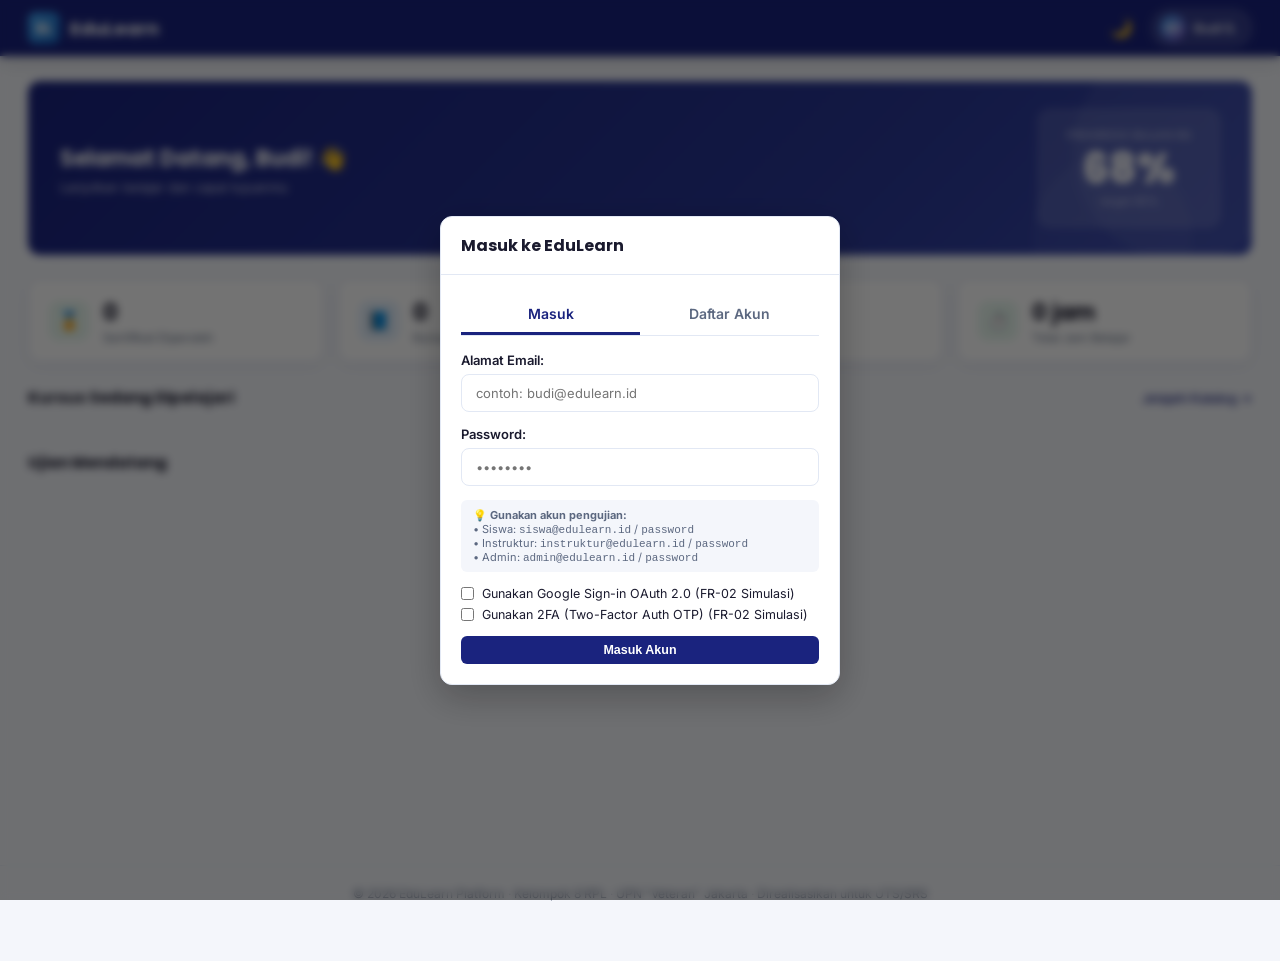
<file: edulearn.html>
<!DOCTYPE html>
<html lang="id">
<head>
  <meta charset="UTF-8">
  <meta name="viewport" content="width=device-width, initial-scale=1.0">
  <title>EduLearn — Platform Kursus Online & Ujian Digital</title>
  <link href="https://fonts.googleapis.com/css2?family=Inter:wght@400;500;600&family=Poppins:wght@600;700;800&display=swap" rel="stylesheet">
  <!-- Link external CSS for UI styles -->
  <link rel="stylesheet" href="edulearn.css">
</head>
<body>

<!-- ── TOP NAV ── -->
<nav class="topnav">
  <div class="brand" onclick="goToHome()">
    <div class="brand-icon">EL</div>
    <span class="brand-name">EduLearn</span>
  </div>
  <div class="nav-links" id="navLinksContainer">
    <!-- Links populated dynamically based on role -->
  </div>
  <div class="nav-right">
    <button class="theme-toggle-btn" id="themeToggleBtn" onclick="toggleTheme()" title="Ganti Tema">🌙</button>
    <div class="user-pill" onclick="toggleProfileDropdown(event)">
      <div class="avatar" id="userAvatar">BS</div>
      <span id="userNameDisplay">Budi S.</span>
    </div>
    
    <!-- Profile Dropdown Menu -->
    <div class="profile-dropdown" id="profileDropdown">
      <div class="profile-dropdown-header">
        <div class="name" id="dropdownUserName">Budi S.</div>
        <div class="role-badge" id="dropdownUserRole">Siswa</div>
      </div>
      <div class="role-select-item">
        <label for="roleSwitcher">Ganti Peran:</label>
        <select id="roleSwitcher" onchange="handleRoleSwitch(this.value)">
          <option value="Siswa">Siswa</option>
          <option value="Instruktur">Instruktur</option>
          <option value="Admin">Admin</option>
        </select>
      </div>
      <div class="profile-dropdown-item" onclick="openProfileSettings()">⚙️ Pengaturan Profil</div>
      <div class="profile-dropdown-item danger" onclick="handleLogout()">🚪 Log Out</div>
    </div>
  </div>
</nav>

<!-- ── SCREEN TABS (Driven Dynamically) ── -->
<div class="screen-tabs" id="screenTabsBar">
  <!-- Tabs filled by JavaScript -->
</div>

<!-- ══════════════════════════════════════════
  SCREEN 1 — DASHBOARD (SISWA)
══════════════════════════════════════════ -->
<div class="screen active" id="s0">
  <!-- Hero -->
  <div class="dash-hero">
    <div class="hero-left">
      <h2 id="welcomeHeading">Selamat Datang, Budi! 👋</h2>
      <p>Lanjutkan belajar dan capai tujuanmu</p>
    </div>
    <div class="hero-progress">
      <div class="label">Progress Bulan Ini</div>
      <div class="big-pct" id="dashOverallProgress">68%</div>
      <div class="sub-label">target 80%</div>
    </div>
  </div>

  <!-- Stats -->
  <div class="stat-row">
    <div class="stat-card">
      <div class="stat-icon green">🏅</div>
      <div class="stat-info">
        <div class="num" id="statCerts">0</div>
        <div class="lbl">Sertifikat Diperoleh</div>
      </div>
    </div>
    <div class="stat-card">
      <div class="stat-icon blue">📘</div>
      <div class="stat-info">
        <div class="num" id="statActiveCourses">0</div>
        <div class="lbl">Kursus Aktif</div>
      </div>
    </div>
    <div class="stat-card">
      <div class="stat-icon orange">⏳</div>
      <div class="stat-info">
        <div class="num" id="statPendingExams">0</div>
        <div class="lbl">Ujian Menunggu</div>
      </div>
    </div>
    <div class="stat-card">
      <div class="stat-icon green">⏱️</div>
      <div class="stat-info">
        <div class="num" id="statStudyHours">0 jam</div>
        <div class="lbl">Total Jam Belajar</div>
      </div>
    </div>
  </div>

  <!-- Courses -->
  <div class="sec-header">
    <h3>Kursus Sedang Dipelajari</h3>
    <a href="#" onclick="showScreenTab(1)">Jelajahi Katalog →</a>
  </div>
  
  <div class="course-grid" id="enrolledCoursesGrid">
    <!-- Populated dynamically -->
  </div>

  <!-- Upcoming Exams -->
  <div class="sec-header">
    <h3>Ujian Mendatang</h3>
  </div>
  <div class="grid-2" id="upcomingExamsGrid" style="margin-bottom: 24px;">
    <!-- Populated dynamically -->
  </div>
</div>

<!-- ══════════════════════════════════════════
  SCREEN 2 — KATALOG KURSUS
══════════════════════════════════════════ -->
<div class="screen" id="s1">
  <div class="search-bar-wrap">
    <span class="search-icon">🔍</span>
    <input class="search-bar" id="catalogSearchInput" type="text" placeholder="Cari kursus, instruktur, topik..." oninput="handleSearchFilter()">
    <button class="search-btn" onclick="handleSearchFilter()">Cari</button>
  </div>

  <!-- Filter Widget Row (Difficulty & Price Type) -->
  <div class="filter-row">
    <div class="filter-widget">
      <label for="filterDifficulty">Level:</label>
      <select id="filterDifficulty" onchange="handleSearchFilter()">
        <option value="Semua">Semua Tingkat</option>
        <option value="Pemula">Pemula</option>
        <option value="Intermediate">Intermediate</option>
        <option value="Advanced">Advanced</option>
      </select>
    </div>
    
    <div class="filter-widget">
      <label for="filterPrice">Tipe Harga:</label>
      <select id="filterPrice" onchange="handleSearchFilter()">
        <option value="Semua">Semua Kursus</option>
        <option value="Gratis">Gratis</option>
        <option value="Berbayar">Berbayar</option>
      </select>
    </div>
  </div>

  <div class="filter-tabs" id="catalogCategories">
    <div class="ftab active" data-category="Semua" onclick="filterCategoryTab('Semua')">Semua</div>
    <div class="ftab" data-category="Pemrograman" onclick="filterCategoryTab('Pemrograman')">Pemrograman</div>
    <div class="ftab" data-category="Desain" onclick="filterCategoryTab('Desain')">Desain</div>
    <div class="ftab" data-category="Data & AI" onclick="filterCategoryTab('Data & AI')">Data & AI</div>
    <div class="ftab" data-category="Bisnis" onclick="filterCategoryTab('Bisnis')">Bisnis</div>
    <div class="ftab" data-category="Cybersecurity" onclick="filterCategoryTab('Cybersecurity')">Cybersecurity</div>
  </div>

  <div class="katalog-grid" id="catalogGrid">
    <!-- Populated dynamically -->
  </div>
</div>

<!-- ══════════════════════════════════════════
  SCREEN 3 — UJIAN ONLINE
══════════════════════════════════════════ -->
<div class="screen" id="s2">
  <div id="noActiveExamView" style="text-align: center; padding: 48px; background: #fff; border-radius: var(--radius); border: 1px solid var(--border); box-shadow: var(--shadow);">
    <span style="font-size: 48px;">📝</span>
    <h3 style="margin-top: 14px; font-size: 18px;">Tidak Ada Ujian Berjalan</h3>
    <p style="color: var(--sub); font-size: 13px; margin: 8px 0 18px;">Pilih ujian dari Dashboard atau dari halaman materi kursus untuk memulai.</p>
    <button class="btn-continue" style="display: inline-flex; width: auto; padding: 10px 24px;" onclick="showScreenTab(0)">Kembali ke Dashboard</button>
  </div>

  <div id="activeExamView" style="display: none;" class="two-col">
    <div>
      <!-- Top bar -->
      <div class="ujian-topbar">
        <span class="ujian-title" id="activeExamTitle">Ujian: Python Dasar — Quiz 3</span>
        <div style="display: flex; align-items: center; gap: 10px;">
          <button class="btn-action" style="padding: 4px 8px; font-size: 11px; background: var(--orange); color: #fff; border: none;" onclick="simFastForwardTimer()">⏱ Percepat Uji</button>
          <div class="timer" id="timer">⏱ 30:00</div>
        </div>
      </div>
      <div class="ujian-progress-bar">
        <div class="ujian-progress-fill" id="soalFill"></div>
      </div>

      <!-- Body -->
      <div class="ujian-body">
        <div class="soal-counter" id="soalCounter">Pertanyaan 1 dari 10</div>
        <div class="soal-text" id="soalText">Pertanyaan disini</div>
        <div class="code-block" id="codeBlock">Kode block disini</div>
        <div class="choices" id="choicesWrap">
          <!-- choices -->
        </div>
        <div class="ujian-nav">
          <button class="btn-nav btn-prev" onclick="prevSoal()">← Sebelumnya</button>
          <button class="btn-nav btn-submit" onclick="confirmSubmitExam()">Submit Ujian</button>
          <button class="btn-nav btn-next" onclick="nextSoal()">Selanjutnya →</button>
        </div>
      </div>
    </div>

    <!-- Sidebar navigator -->
    <div>
      <div class="soal-nav-grid">
        <h4>Navigasi Soal</h4>
        <div class="soal-dots" id="soalDots"></div>
        <div style="margin-top:14px;display:flex;gap:10px;flex-wrap:wrap">
          <div style="display:flex;align-items:center;gap:5px;font-size:12px;color:var(--sub)">
            <div style="width:12px;height:12px;border-radius:3px;background:var(--green)"></div>Sudah dijawab
          </div>
          <div style="display:flex;align-items:center;gap:5px;font-size:12px;color:var(--sub)">
            <div style="width:12px;height:12px;border-radius:3px;background:var(--navy)"></div>Sedang dikerjakan
          </div>
          <div style="display:flex;align-items:center;gap:5px;font-size:12px;color:var(--sub)">
            <div style="width:12px;height:12px;border-radius:3px;background:#fff;border:1.5px solid #ddd"></div>Belum dijawab
          </div>
        </div>
      </div>
    </div>
  </div>
</div>

<!-- ══════════════════════════════════════════
  SCREEN 4 — HASIL & SERTIFIKAT
══════════════════════════════════════════ -->
<div class="screen" id="s3">
  <div id="noHasilView" style="text-align: center; padding: 48px; background: #fff; border-radius: var(--radius); border: 1px solid var(--border); box-shadow: var(--shadow);">
    <span style="font-size: 48px;">🏆</span>
    <h3 style="margin-top: 14px; font-size: 18px;">Belum Ada Hasil Ujian</h3>
    <p style="color: var(--sub); font-size: 13px; margin: 8px 0 18px;">Selesaikan salah satu ujian untuk melihat hasil dan mendownload sertifikat.</p>
    <button class="btn-continue" style="display: inline-flex; width: auto; padding: 10px 24px;" onclick="showScreenTab(0)">Kembali ke Dashboard</button>
  </div>

  <div id="activeHasilView" style="display: none;">
    <!-- Hero kelulusan -->
    <div class="hasil-hero" id="hasilHero">
      <div class="lulus-badge" id="hasilBadge">✅ SELAMAT! Anda LULUS</div>
      <h2 id="hasilExamTitle">Python Dasar — Quiz 3</h2>
      <div class="sub" id="hasilDateMeta">25 Juni 2026 · Percobaan ke-1</div>
    </div>

    <!-- Score + Statistik -->
    <div class="hasil-row">
      <div class="score-card">
        <div style="font-size:13px;color:var(--sub)">Nilai Anda</div>
        <div class="score-num" id="hasilScoreNum">88</div>
        <div class="score-meta" id="hasilScoreMeta">KKM: 75 &nbsp;|&nbsp; Status: <span id="hasilStatusLabel">LULUS ✓</span></div>
        <div style="font-size:12px;color:var(--sub);margin-top:4px" id="hasilCorrectRatioLabel">Benar 17/20 soal</div>
        <div class="score-bar-wrap">
          <div style="display:flex;justify-content:space-between;font-size:11px;color:var(--sub);margin-bottom:4px">
            <span>0</span><span style="color:var(--orange)">KKM <span id="hasilKkmVal">75</span></span><span>100</span>
          </div>
          <div class="score-bar">
            <div class="score-bar-fill" id="hasilScoreBarFill" style="width:88%"></div>
          </div>
        </div>
      </div>

      <div class="stats-card">
        <h4>Statistik Jawaban</h4>
        <div class="correct-wrong">
          <div class="cw-box g"><div class="cw-num" id="hasilStatsCorrect">17</div><div class="cw-lbl">✅ Benar</div></div>
          <div class="cw-box r"><div class="cw-num" id="hasilStatsWrong">3</div><div class="cw-lbl">❌ Salah</div></div>
        </div>
        <div class="stat-line"><span class="key">⏱ Durasi</span><span class="val" id="hasilStatsDuration">31 menit 46 detik</span></div>
        <div class="stat-line"><span class="key">📊 Hasil Ujian</span><span class="val" id="hasilStatsPercentile">Selesai Dinilai</span></div>
        <div class="stat-line"><span class="key">🔁 Percobaan</span><span class="val" id="hasilStatsAttempts">1 dari 3</span></div>
      </div>
    </div>

    <!-- UAT Requirement: Attempt History Table -->
    <div class="admin-table-card" style="padding: 18px 24px; margin-bottom: 20px;">
      <h4>Tabel Riwayat Percobaan Kuis Siswa (UAT Skenario)</h4>
      <table class="admin-table">
        <thead>
          <tr>
            <th>Percobaan Ke</th>
            <th>Tanggal Ujian</th>
            <th>Durasi Pengerjaan</th>
            <th>Nilai Akhir</th>
            <th>Hasil Status</th>
          </tr>
        </thead>
        <tbody id="hasilHistoryTableBody">
          <!-- Populated dynamically from localStorage history -->
        </tbody>
      </table>
    </div>

    <!-- Sertifikat (Hanya jika Lulus) -->
    <div class="sertif-card" id="hasilSertifCard">
      <div class="sertif-icon">🎓</div>
      <div class="sertif-info">
        <h4>Sertifikat Kelulusan Tersedia!</h4>
        <div class="sertif-id" id="hasilSertifMeta">Python Dasar — EduLearn Certified<br>ID: EDU-2026-PY-00847 | Valid: Seumur Hidup</div>
        <div class="sertif-actions">
          <button class="btn-dl primary" onclick="handleDownloadSertifClick()">⬇ Download Sertifikat</button>
          <button class="btn-dl secondary" onclick="alert('Simulasi: Sertifikat berhasil dibagikan ke LinkedIn!')">🔗 Bagikan LinkedIn</button>
        </div>
      </div>
    </div>

    <!-- Review jawaban -->
    <div class="review-card">
      <h4>Review Jawaban</h4>
      <div id="hasilReviewContainer">
        <!-- Dynamic review list items -->
      </div>
      <div style="text-align:center;margin-top:20px" id="hasilActionRetryBtnWrap">
        <button id="hasilRetryButton" onclick="retryExamFromResults()" style="padding:10px 24px;background:var(--navy);color:#fff;border:none;border-radius:7px;font-size:13.5px;font-weight:600;cursor:pointer">Coba Ulang Ujian</button>
      </div>
    </div>
  </div>
</div>

<!-- ══════════════════════════════════════════
  SCREEN 5 — COURSE PLAYER (PEMUTAR MATERI)
══════════════════════════════════════════ -->
<div class="screen" id="s4">
  <div style="margin-bottom: 14px;">
    <button class="btn-action" onclick="showScreenTab(0)">← Kembali ke Dashboard</button>
  </div>
  
  <div class="player-layout">
    <!-- Video Player / Tabs -->
    <div>
      <div class="video-container" id="playerVideoContainer">
        <canvas class="video-canvas-mock" id="videoCanvasMock"></canvas>
        <div class="video-overlay-play" id="videoPlayOverlayBtn" onclick="toggleMockVideo()">▶</div>
        <div class="video-controls">
          <div class="video-controls-left">
            <span style="cursor: pointer;" onclick="toggleMockVideo()"><strong id="vidPlayPauseBtn">▶</strong></span>
            <span id="vidTimeLabel">00:00 / 05:00</span>
          </div>
          <div class="video-controls-right">
            <span>Speed: 
              <select style="background: none; color: #fff; border: 1px solid rgba(255,255,255,0.3); font-size:11px;" id="vidSpeedSelect" onchange="changeVidSpeed(this.value)">
                <option value="1">1.0x</option>
                <option value="1.5">1.5x</option>
                <option value="2">2.0x</option>
              </select>
            </span>
            <span style="font-size:11px; background: rgba(39,174,96,0.8); padding: 2px 6px; border-radius: 4px;">Adaptif 1080p</span>
          </div>
        </div>
      </div>
      
      <div class="player-content-tabs">
        <div class="player-tabs-header">
          <div class="ptab active" onclick="switchPlayerTab(0, this)">Deskripsi</div>
          <div class="ptab" onclick="switchPlayerTab(1, this)">Attachment</div>
          <div class="ptab" onclick="switchPlayerTab(2, this)">Forum Diskusi (<span id="forumCommentsCount">0</span>)</div>
          <!-- UAT Requirement: Code Playground tab -->
          <div class="ptab" onclick="switchPlayerTab(3, this)">Playground Python</div>
        </div>
        
        <!-- P1: Deskripsi -->
        <div class="player-tab-panel active" id="pt0">
          <h3 style="font-size: 15px; font-weight: 700; margin-bottom: 6px;" id="playerCourseTitle">Python Dasar</h3>
          <p style="color: var(--sub); line-height: 1.5; font-size: 13px;" id="playerCourseDesc">
            Materi ini mengajarkan konsep dasar pemrograman Python termasuk tipe data, list, perulangan, percabangan, dan pembuatan fungsi.
          </p>
          <div style="display: flex; gap: 20px; margin-top: 14px; font-size: 12.5px; color: var(--sub);">
            <span>👨‍🏫 Instruktur: <strong id="playerCourseInstructor" style="color: var(--text)">Siti Rahma</strong></span>
            <span>⭐ Rating: <strong id="playerCourseRating" style="color: var(--text)">4.7</strong></span>
          </div>
        </div>
        
        <!-- P2: Attachment -->
        <div class="player-tab-panel" id="pt1">
          <h4 style="font-size:13px; font-weight:700; margin-bottom:10px;">File Pendukung Kuliah</h4>
          <div style="display: flex; flex-direction: column; gap: 8px;">
            <a href="#" onclick="alert('Mendownload: PPT_Materi_Slide.pdf')" style="display: flex; align-items: center; gap: 8px; color: var(--navy); font-weight: 500; font-size: 13px; text-decoration: none;">
              📄 PPT_Materi_Slide.pdf (4.5 MB)
            </a>
            <a href="#" onclick="alert('Mendownload: Source_Code_Latihan.zip')" style="display: flex; align-items: center; gap: 8px; color: var(--navy); font-weight: 500; font-size: 13px; text-decoration: none;">
              📦 Source_Code_Latihan.zip (1.2 MB)
            </a>
          </div>
        </div>
        
        <!-- P3: Forum Diskusi -->
        <div class="player-tab-panel" id="pt2">
          <div class="forum-comment-list" id="forumCommentsList">
            <!-- Comments populated dynamically -->
          </div>
          <div class="forum-input-box">
            <input type="text" class="forum-input" id="forumCommentInput" placeholder="Tulis komentar... Gunakan @Instruktur untuk bertanya langsung">
            <button class="forum-btn" onclick="submitForumComment()">Kirim</button>
          </div>
        </div>
        
        <!-- P4: Playground Python Panel -->
        <div class="player-tab-panel" id="pt3">
          <div class="playground-container">
            <h4 style="font-size: 13px; font-weight: 700;">Interactive Python Console Simulator (UAT Fitur)</h4>
            <p style="color: var(--sub); font-size: 12px; margin-bottom: 6px;">
              Ketik kode Python dasar di bawah (dukungan perintah <code>print()</code>, aritmatika, dan variabel dasar).
            </p>
            <div class="playground-editor-wrap">
              <div class="playground-editor-header">
                <span>main.py</span>
                <button class="btn-action primary" style="padding: 2px 10px; font-size:11px;" onclick="runPythonMockCode()">▶ Jalankan Program</button>
              </div>
              <textarea class="playground-textarea" id="playgroundCodeInput" spellcheck="false"># Tulis kode Python di sini
name = "Budi S."
print("Halo, Selamat Belajar Python!")
print("Nama Siswa:")
print(name)

x = 10 * 5
print("Hasil perhitungan 10 x 5:")
print(x)
</textarea>
            </div>
            
            <div style="font-weight: 600; font-size:12px; margin-top: 6px; color: var(--sub);">Keluaran Terminal (Console Output):</div>
            <div class="playground-terminal" id="playgroundTerminal">Terminal siap... Klik Jalankan Program di atas untuk memulai eksekusi.</div>
          </div>
        </div>
      </div>
    </div>
    
    <!-- Chapters Syllabus list -->
    <div>
      <div class="syllabus-box">
        <div>
          <h4>Syllabus Kursus</h4>
          <div style="display: flex; justify-content: space-between; font-size: 11px; color: var(--sub); margin-top: 2px;">
            <span id="playerSyllabusCount">0 dari 0 selesai</span>
            <span id="playerSyllabusPercent">0%</span>
          </div>
        </div>
        <div class="syllabus-list" id="playerSyllabusList">
          <!-- Dynamic syllabus list -->
        </div>
        
        <div style="border-top: 1px solid var(--border); padding-top: 14px; margin-top: 6px;">
          <button class="btn-continue green" id="playerUjianBtn" onclick="startExamFromPlayer()" style="font-size: 13px;">✏️ Mulai Ujian Akhir</button>
        </div>
      </div>
    </div>
  </div>
</div>

<!-- ══════════════════════════════════════════
  SCREEN 6 — INSTRUKTUR DASHBOARD (INSTRUCTOR)
══════════════════════════════════════════ -->
<div class="screen" id="s5">
  <div class="dash-hero" style="background: linear-gradient(135deg, #4A148C, #7B1FA2);">
    <div class="hero-left">
      <h2>Ruang Instruktur 👨‍🏫</h2>
      <p>Kelola materi kursus, review siswa, dan kustomisasi ujian secara instan.</p>
    </div>
    <div class="hero-progress" style="background: rgba(255, 255, 255, 0.15);">
      <div class="label">Total Siswa Terdaftar</div>
      <div class="big-pct" id="insTotalStudents">148</div>
      <div class="sub-label">dari seluruh kursus</div>
    </div>
  </div>

  <!-- Stats -->
  <div class="grid-3">
    <div class="stat-card">
      <div class="stat-icon purple">📚</div>
      <div class="stat-info">
        <div class="num" id="insTotalCourses">0</div>
        <div class="lbl">Kursus Buatan Anda</div>
      </div>
    </div>
    <div class="stat-card">
      <div class="stat-icon green">⭐</div>
      <div class="stat-info">
        <div class="num">4.8</div>
        <div class="lbl">Rata-rata Rating</div>
      </div>
    </div>
    <div class="stat-card">
      <div class="stat-icon orange">💸</div>
      <div class="stat-info">
        <div class="num" id="insTotalRevenue">Rp 0</div>
        <div class="lbl">Estimasi Penghasilan</div>
      </div>
    </div>
  </div>

  <div class="two-col">
    <!-- Manage Course Materials & Creation -->
    <div>
      <div class="admin-table-card">
        <div class="sec-header" style="margin-bottom: 10px;">
          <h4>Upload & Manajemen Konten (FR-07)</h4>
          <button class="btn-action primary" onclick="openCreateCourseModal()">+ Buat Kursus Baru</button>
        </div>
        <table class="admin-table">
          <thead>
            <tr>
              <th>Nama Kursus</th>
              <th>Kategori</th>
              <th>Materi</th>
              <th>Harga</th>
              <th>Aksi</th>
            </tr>
          </thead>
          <tbody id="insCourseTableBody">
            <!-- populated -->
          </tbody>
        </table>
      </div>
    </div>

    <!-- Manage Quiz / Bank Soal -->
    <div>
      <div class="admin-table-card" style="padding: 18px 16px;">
        <h4>Pengaturan Soal Ujian (FR-09)</h4>
        <div class="form-group" style="margin-top: 10px;">
          <label for="insSelectCourse">Pilih Kursus:</label>
          <select id="insSelectCourse" onchange="loadQuestionsForInstructor(this.value)">
            <!-- filled dynamically -->
          </select>
        </div>
        
        <div id="insCourseExamDetailsWrap" style="background: var(--bg); padding: 12px; border-radius: 8px; font-size:12.5px; display:none; margin-bottom: 12px;">
          <div style="margin-bottom:4px;"><strong>KKM:</strong> <span id="insExamKkm">75</span></div>
          <div style="margin-bottom:4px;"><strong>Durasi:</strong> <span id="insExamDuration">30</span> menit</div>
          <div style="margin-bottom:4px;"><strong>Acak Soal:</strong> Aktif (Server-Side)</div>
          <div><strong>Jumlah Soal Bank:</strong> <span id="insExamQCount">10</span></div>
        </div>

        <button class="btn-continue" id="insAddQuestionBtn" onclick="openAddQuestionModal()" style="font-size: 12.5px;">+ Tambah Soal Ujian Baru</button>
      </div>
    </div>
  </div>
</div>

<!-- ══════════════════════════════════════════
  SCREEN 7 — ADMIN DASHBOARD (ADMIN)
══════════════════════════════════════════ -->
<div class="screen" id="s6">
  <div class="dash-hero" style="background: linear-gradient(135deg, #004D40, #00695C);">
    <div class="hero-left">
      <h2>Panel Administrator 🛡️</h2>
      <p>Kelola verifikasi akun pengguna dan pantau aktivitas transaksi keuangan sistem.</p>
    </div>
    <div class="hero-progress" style="background: rgba(255, 255, 255, 0.15); width: 140px; padding: 12px 14px;">
      <div class="label">Sistem Uptime</div>
      <div class="big-pct" style="font-size: 24px;">99.9%</div>
      <div class="sub-label">NFR-01 Target</div>
    </div>
  </div>

  <!-- Charts & Finance (FR-15) -->
  <div class="grid-3">
    <div class="stat-card">
      <div class="stat-icon green">📊</div>
      <div class="stat-info">
        <div class="num" id="admTotalRevenue">Rp 0</div>
        <div class="lbl">Total Penjualan</div>
      </div>
    </div>
    <div class="stat-card">
      <div class="stat-icon blue">👥</div>
      <div class="stat-info">
        <div class="num" id="admTotalUsers">0</div>
        <div class="lbl">Total Akun Pengguna</div>
      </div>
    </div>
    <div class="stat-card">
      <div class="stat-icon orange">📈</div>
      <div class="stat-info">
        <div class="num" id="admTotalEnrollments">0</div>
        <div class="lbl">Total Pembelian Kursus</div>
      </div>
    </div>
  </div>

  <!-- Charts -->
  <div class="admin-table-card">
    <h4>Grafik Laporan Analitik Keuangan Mingguan (FR-15)</h4>
    <div class="chart-bar-wrap" id="adminRevenueChartWrap">
      <!-- Populated dynamically based on actual transaction ledger data -->
    </div>
    <div style="display: flex; justify-content: flex-end; margin-top: 10px;">
      <button class="btn-action primary" onclick="alert('Mengekspor laporan keuangan mingguan ke PDF/CSV... (Simulasi FR-15)')">💾 Ekspor Data Laporan (PDF/CSV)</button>
    </div>
  </div>

  <!-- UAT Requirement: Financial Ledger Transactions Table (FR-05, FR-15) -->
  <div class="admin-table-card">
    <h4>Jurnal Transaksi Pembelian Kursus Siswa (UAT Live Ledger)</h4>
    <table class="admin-table">
      <thead>
        <tr>
          <th>Tanggal Transaksi</th>
          <th>Nama Siswa</th>
          <th>Kursus Dibeli</th>
          <th>Metode Bayar</th>
          <th>Total Tagihan</th>
          <th>Status Webhook</th>
        </tr>
      </thead>
      <tbody id="adminTransactionLedgerBody">
        <!-- Filled dynamically from LocalStorage purchases -->
      </tbody>
    </table>
  </div>

  <!-- User Management Table (FR-14) -->
  <div class="admin-table-card">
    <div class="sec-header" style="margin-bottom: 10px;">
      <h4>Manajemen Hak Akses Akun Pengguna (FR-14)</h4>
      <input type="text" id="adminUserSearchInput" placeholder="Cari pengguna berdasarkan nama/email..." style="padding: 6px 12px; border-radius: 6px; border: 1.5px solid var(--border); font-size:12.5px; outline:none;" oninput="filterAdminUserTable()">
    </div>
    <table class="admin-table">
      <thead>
        <tr>
          <th>Nama Lengkap</th>
          <th>Alamat Email</th>
          <th>Hak Akses (Role)</th>
          <th>Status Akun</th>
          <th>Aksi Admin</th>
        </tr>
      </thead>
      <tbody id="admUserTableBody">
        <!-- Populated dynamically -->
      </tbody>
    </table>
  </div>
</div>


<!-- ══════════════════════════════════════════
  MODALS SECTION
══════════════════════════════════════════ -->

<!-- MODAL 1: AUTHENTICATION (LOGIN / REGISTER) -->
<div class="modal-backdrop" id="authModalBackdrop">
  <div class="modal-card" style="max-width: 400px;">
    <div class="modal-header">
      <h3 id="authModalTitle">Masuk ke EduLearn</h3>
    </div>
    <div class="modal-body">
      <!-- Tabs to Switch -->
      <div style="display:flex; border-bottom: 1.5px solid var(--border); margin-bottom: 16px;">
        <div style="flex:1; text-align:center; padding: 10px; cursor:pointer; font-weight:600;" id="authTabLoginBtn" onclick="switchAuthTab('login')">Masuk</div>
        <div style="flex:1; text-align:center; padding: 10px; cursor:pointer; font-weight:600; color: var(--sub);" id="authTabRegisterBtn" onclick="switchAuthTab('register')">Daftar Akun</div>
      </div>
      
      <!-- Login Area -->
      <div id="authLoginArea">
        <div class="form-group">
          <label for="loginEmail">Alamat Email:</label>
          <input type="email" id="loginEmail" placeholder="contoh: budi@edulearn.id">
        </div>
        <div class="form-group">
          <label for="loginPassword">Password:</label>
          <input type="password" id="loginPassword" placeholder="••••••••">
        </div>
        
        <!-- Creds Auto Fill Hint -->
        <div style="background: var(--bg); padding: 8px 12px; border-radius:6px; font-size:11px; margin-bottom: 14px; color: var(--sub);">
          💡 <strong>Gunakan akun pengujian:</strong><br>
          • Siswa: <code>siswa@edulearn.id</code> / <code>password</code><br>
          • Instruktur: <code>instruktur@edulearn.id</code> / <code>password</code><br>
          • Admin: <code>admin@edulearn.id</code> / <code>password</code>
        </div>

        <div style="margin-bottom:14px; display:flex; flex-direction:column; gap:6px;">
          <label style="display:flex; align-items:center; gap:8px; font-size:12.5px; cursor:pointer;">
            <input type="checkbox" id="loginGoogleSim"> Gunakan Google Sign-in OAuth 2.0 (FR-02 Simulasi)
          </label>
          <label style="display:flex; align-items:center; gap:8px; font-size:12.5px; cursor:pointer;">
            <input type="checkbox" id="login2faSim"> Gunakan 2FA (Two-Factor Auth OTP) (FR-02 Simulasi)
          </label>
        </div>
        <button class="btn-continue" onclick="processLogin()">Masuk Akun</button>
      </div>

      <!-- Register Area -->
      <div id="authRegisterArea" style="display: none;">
        <div class="form-group">
          <label for="regName">Nama Lengkap:</label>
          <input type="text" id="regName" placeholder="Nama Lengkap Anda">
        </div>
        <div class="form-group">
          <label for="regEmail">Alamat Email:</label>
          <input type="email" id="regEmail" placeholder="contoh: emailanda@gmail.com">
        </div>
        <div class="form-group">
          <label for="regPassword">Password Baru (FR-01 Validasi):</label>
          <input type="password" id="regPassword" placeholder="Min. 6 karakter">
        </div>
        <div class="form-group">
          <label for="regRole">Mendaftar Sebagai:</label>
          <select id="regRole">
            <option value="Siswa">Siswa</option>
            <option value="Instruktur">Instruktur</option>
          </select>
        </div>
        <button class="btn-continue green" onclick="processRegister()">Daftar Akun Baru</button>
      </div>
    </div>
  </div>
</div>

<!-- MODAL 2: MIDTRANS SANDBOX PAYMENT GATEWAY -->
<div class="modal-backdrop" id="paymentModalBackdrop">
  <div class="modal-card">
    <div class="modal-header">
      <div class="midtrans-logo">midtrans<span>sandbox</span></div>
      <button class="modal-close" onclick="closePaymentModal()">×</button>
    </div>
    <div class="modal-body" style="padding: 0;">
      <!-- Main Payment screen -->
      <div id="paymentMainForm" style="padding: 20px;">
        <div style="background: var(--bg); padding: 12px 16px; border-radius: 8px; margin-bottom: 18px; display:flex; justify-content:space-between; align-items:center;">
          <div>
            <div style="font-size:11px; color: var(--sub);">KURSUS YANG DIBELI</div>
            <div style="font-weight:700; font-size:14px; color: var(--navy);" id="payCourseTitle">Machine Learning A-Z</div>
          </div>
          <div style="text-align: right;">
            <div style="font-size:11px; color: var(--sub);">TOTAL BIAYA</div>
            <div style="font-weight:700; font-size:16px; color: var(--green);" id="payCoursePrice">Rp 299.000</div>
          </div>
        </div>

        <h4 style="font-size: 13px; font-weight: 700; margin-bottom: 12px;">Pilih Metode Pembayaran (FR-05):</h4>
        
        <div class="payment-method-btn selected" onclick="selectPaymentMethod('gopay', this)">
          <span class="icon">📱</span>
          <span>GoPay (Simulasi Scan QR)</span>
        </div>
        <div class="payment-method-btn" onclick="selectPaymentMethod('wallet', this)">
          <span class="icon">💳</span>
          <span>E-Wallet (OVO / DANA)</span>
        </div>
        <div class="payment-method-btn" onclick="selectPaymentMethod('va', this)">
          <span class="icon">🏦</span>
          <span>Virtual Account (Mandiri / BCA)</span>
        </div>
        <div class="payment-method-btn" onclick="selectPaymentMethod('cc', this)">
          <span class="icon">🎴</span>
          <span>Kartu Kredit (Mock Details)</span>
        </div>

        <!-- Detail input container -->
        <div id="paymentDetailInputArea" style="margin-top: 14px; background: var(--bg); padding: 12px; border-radius: 8px;">
          <!-- Gopay QR view -->
          <div id="payArea_gopay" style="text-align: center; padding: 10px 0;">
            <div style="background: #fff; width: 140px; height: 140px; margin: 0 auto 10px; display: flex; align-items: center; justify-content: center; border: 1px solid #ddd; font-weight:700;">QR CODE</div>
            <p style="font-size:11px; color:var(--sub);">Buka aplikasi Gojek / e-wallet Anda dan scan QR di atas untuk menyelesaikan.</p>
          </div>
          <!-- E-Wallet Input -->
          <div id="payArea_wallet" style="display:none;">
            <div class="form-group" style="margin-bottom:0;">
              <label for="payWalletPhone">Nomor Handphone Terdaftar:</label>
              <input type="text" id="payWalletPhone" placeholder="08xxxxxxxxxx" value="081234567890">
            </div>
          </div>
          <!-- Virtual Account view -->
          <div id="payArea_va" style="display:none; font-size:13px;">
            <div>Bank Penerima: Mandiri Virtual Account</div>
            <div style="margin-top: 6px;">Nomor Virtual Account: <strong style="font-size:15px; color: var(--navy);">8871025581729011</strong></div>
            <p style="font-size:11px; color:var(--sub); margin-top:6px;">Lakukan transfer ke rekening VA di atas untuk konfirmasi otomatis.</p>
          </div>
          <!-- Credit Card Input -->
          <div id="payArea_cc" style="display:none;">
            <div class="form-group">
              <label for="payCcNum">Nomor Kartu:</label>
              <input type="text" id="payCcNum" placeholder="4111 2222 3333 4444" value="4111222233334444">
            </div>
            <div class="form-row">
              <div class="form-group" style="margin-bottom:0;">
                <label for="payCcExp">Masa Berlaku:</label>
                <input type="text" id="payCcExp" placeholder="MM/YY" value="12/29">
              </div>
              <div class="form-group" style="margin-bottom:0;">
                <label for="payCcCvv">CVV:</label>
                <input type="password" id="payCcCvv" placeholder="123" value="123">
              </div>
            </div>
          </div>
        </div>
      </div>

      <!-- Payment loading processing screen -->
      <div id="paymentLoadingArea" style="display: none; padding: 48px; text-align: center;">
        <div style="width: 48px; height: 48px; border: 4px solid var(--border); border-top-color: var(--navy); border-radius: 50%; animation: spin 1s linear infinite; margin: 0 auto 16px;"></div>
        <h4 style="font-size: 16px; font-weight: 700; color: var(--navy);">Menghubungi Payment Gateway...</h4>
        <p style="color: var(--sub); font-size: 12px; margin-top: 6px;">EduLearn sedang memvalidasi pembayaran Anda via Midtrans API</p>
      </div>

      <!-- Payment Webhook success / failure simulation -->
      <div id="paymentResultArea" style="display: none; padding: 40px 24px; text-align: center;">
        <div id="paymentResultIcon" style="font-size: 54px; margin-bottom: 14px;">✅</div>
        <h3 id="paymentResultTitle" style="font-size: 18px; font-weight: 700;">Transaksi Sukses!</h3>
        <p id="paymentResultText" style="color: var(--sub); font-size: 13px; margin: 8px 0 24px;">Enrollment Anda telah berhasil diaktifkan. Anda kini dapat belajar!</p>
        
        <div style="display: flex; gap:10px; justify-content: center;">
          <button class="btn-action primary" id="paymentResultPrimaryBtn" onclick="finishPaymentFlow(true)">Mulai Belajar Sekarang</button>
          <button class="btn-action" id="paymentResultSecondaryBtn" style="display:none;" onclick="finishPaymentFlow(false)">Coba Metode Lain</button>
        </div>
      </div>
    </div>
    <div class="modal-footer" id="paymentModalFooter">
      <!-- Options to mock success or failure -->
      <div style="margin-right: auto; display: flex; gap: 6px;">
        <button class="btn-action" style="background: #E8F8EF; color: var(--green); border-color: var(--green);" onclick="executePaymentSim(true)">Simulate Success Webhook (FR-05)</button>
        <button class="btn-action" style="background: #FFEBEE; color: var(--red); border-color: var(--red);" onclick="executePaymentSim(false)">Simulate Fail Webhook (FR-05)</button>
      </div>
      <button class="btn-action" onclick="closePaymentModal()">Batal</button>
    </div>
  </div>
</div>

<!-- MODAL 3: CERTIFICATE VIEW & PREVIEW -->
<div class="modal-backdrop" id="certModalBackdrop">
  <div class="modal-card" style="max-width: 840px;">
    <div class="modal-header">
      <h3>Sertifikat Digital Resmi (FR-11)</h3>
      <button class="modal-close" onclick="closeCertModal()">×</button>
    </div>
    <div class="modal-body" style="text-align: center; background: #222; overflow-x: auto; padding: 14px;">
      <!-- Canvas Certificate will be loaded here -->
      <div id="canvasCertContainer" style="display: inline-block;"></div>
    </div>
    <div class="modal-footer">
      <button class="btn-dl primary" id="btnDownloadCertFile" onclick="triggerCertDownload()">⬇ Download File Sertifikat (PNG)</button>
      <button class="btn-action" onclick="closeCertModal()">Tutup</button>
    </div>
  </div>
</div>

<!-- MODAL 4: INSTURCTOR/ADMIN EDITING MODALS -->
<!-- MODAL A: CREATE NEW COURSE -->
<div class="modal-backdrop" id="createCourseModalBackdrop">
  <div class="modal-card">
    <div class="modal-header">
      <h3>Buat Kursus Baru (FR-07)</h3>
      <button class="modal-close" onclick="closeCreateCourseModal()">×</button>
    </div>
    <div class="modal-body">
      <div class="form-group">
        <label for="newCourseTitle">Judul Kursus:</label>
        <input type="text" id="newCourseTitle" placeholder="Contoh: Flutter Mobile Apps">
      </div>
      <div class="form-row">
        <div class="form-group">
          <label for="newCourseCat">Kategori:</label>
          <select id="newCourseCat">
            <option value="Pemrograman">Pemrograman</option>
            <option value="Desain">Desain</option>
            <option value="Data & AI">Data & AI</option>
            <option value="Bisnis">Bisnis</option>
            <option value="Cybersecurity">Cybersecurity</option>
          </select>
        </div>
        <div class="form-group">
          <label for="newCourseLevel">Tingkat Kesulitan:</label>
          <select id="newCourseLevel">
            <option value="Pemula">Pemula</option>
            <option value="Intermediate">Intermediate</option>
            <option value="Advanced">Advanced</option>
          </select>
        </div>
      </div>
      <div class="form-row">
        <div class="form-group">
          <label for="newCoursePrice">Harga Kursus (Rp):</label>
          <input type="number" id="newCoursePrice" placeholder="0 untuk Gratis" value="199000">
        </div>
        <div class="form-group">
          <label for="newCourseChapters">Jumlah Materi/Video Awal:</label>
          <input type="number" id="newCourseChapters" value="5" min="1" max="20">
        </div>
      </div>
      <div class="form-group">
        <label for="newCourseDesc">Deskripsi Kursus:</label>
        <textarea id="newCourseDesc" rows="3" placeholder="Jelaskan apa yang dipelajari..."></textarea>
      </div>
    </div>
    <div class="modal-footer">
      <button class="btn-action primary" onclick="submitCreateCourse()">Terbitkan Kursus</button>
      <button class="btn-action" onclick="closeCreateCourseModal()">Batal</button>
    </div>
  </div>
</div>

<!-- MODAL B: ADD EXAM QUESTION -->
<div class="modal-backdrop" id="addQuestionModalBackdrop">
  <div class="modal-card">
    <div class="modal-header">
      <h3>Tambah Soal Ujian Baru (FR-09)</h3>
      <button class="modal-close" onclick="closeAddQuestionModal()">×</button>
    </div>
    <div class="modal-body" style="max-height: 480px; overflow-y: auto;">
      <div class="form-group">
        <label for="newQText">Teks Pertanyaan:</label>
        <textarea id="newQText" rows="2" placeholder="Tulis pertanyaan soal..."></textarea>
      </div>
      <div class="form-group">
        <label for="newQCode">Contoh Kode (Opsional):</label>
        <textarea id="newQCode" rows="2" placeholder="x = 10
print(x) (kosongkan jika tidak perlu)"></textarea>
      </div>
      <div class="form-group">
        <label for="newQOptA">Pilihan A:</label>
        <input type="text" id="newQOptA" placeholder="Tulis jawaban pilihan A">
      </div>
      <div class="form-group">
        <label for="newQOptB">Pilihan B:</label>
        <input type="text" id="newQOptB" placeholder="Tulis jawaban pilihan B">
      </div>
      <div class="form-group">
        <label for="newQOptC">Pilihan C:</label>
        <input type="text" id="newQOptC" placeholder="Tulis jawaban pilihan C">
      </div>
      <div class="form-group">
        <label for="newQOptD">Pilihan D:</label>
        <input type="text" id="newQOptD" placeholder="Tulis jawaban pilihan D">
      </div>
      <div class="form-group">
        <label for="newQCorrect">Kunci Jawaban Benar:</label>
        <select id="newQCorrect">
          <option value="0">Pilihan A</option>
          <option value="1">Pilihan B</option>
          <option value="2">Pilihan C</option>
          <option value="3">Pilihan D</option>
        </select>
      </div>
    </div>
    <div class="modal-footer">
      <button class="btn-action primary" onclick="submitAddQuestion()">Simpan ke Bank Soal</button>
      <button class="btn-action" onclick="closeAddQuestionModal()">Batal</button>
    </div>
  </div>
</div>

<!-- MODAL C: USER PROFILE SETTINGS -->
<div class="modal-backdrop" id="profileSettingsModalBackdrop">
  <div class="modal-card" style="max-width: 400px;">
    <div class="modal-header">
      <h3>Pengaturan Profil & Keamanan (FR-01, FR-02)</h3>
      <button class="modal-close" onclick="closeProfileSettings()">×</button>
    </div>
    <div class="modal-body">
      <div class="form-group">
        <label for="profileNameInput">Nama Lengkap:</label>
        <input type="text" id="profileNameInput">
      </div>
      <div class="form-group">
        <label for="profileEmailInput">Alamat Email:</label>
        <input type="email" id="profileEmailInput" disabled style="background:#eee; cursor:not-allowed;">
      </div>
      <div class="form-group">
        <label style="display:flex; align-items:center; gap:8px; font-weight:600; cursor:pointer;">
          <input type="checkbox" id="profile2faInput"> Aktifkan Two-Factor Authentication (2FA) Keamanan Ganda
        </label>
      </div>
    </div>
    <div class="modal-footer">
      <button class="btn-action primary" onclick="saveProfileSettings()">Simpan Perubahan</button>
      <button class="btn-action" onclick="closeProfileSettings()">Batal</button>
    </div>
  </div>
</div>

<!-- FOOTER -->
<div class="footer">
  © 2026 EduLearn Platform · Kelompok 8 RPL · UPN "Veteran" Jakarta · Direalisasikan untuk UTS/SRS
</div>

<!-- Toast Container & Confetti Canvas -->
<div id="toastContainer"></div>
<canvas id="confettiCanvas"></canvas>

<!-- Load external logic file -->
<script src="edulearn.js" defer></script>
</body>
</html>
</file>
<file: edulearn.css>
/* ── TOKENS & VARIABLES ── */
:root {
  --navy:    #1A237E;
  --navy-d:  #0D1257;
  --navy-l:  #283593;
  --green:   #27AE60;
  --green-l: #2ECC71;
  --red:     #D32F2F;
  --red-l:   #FFCDD2;
  --orange:  #E67E22;
  --yellow:  #F1C40F;
  --bg:      #F4F6FB;
  --card:    #FFFFFF;
  --text:    #1A1A2E;
  --sub:     #5C6880;
  --border:  #E2E8F4;
  --prog-blue: #3498DB;
  --shadow:  0 4px 16px rgba(26,35,126,.06);
  --radius:  12px;
}

* { margin:0; padding:0; box-sizing:border-box; }
html { scroll-behavior:smooth; }
body { font-family:'Inter',sans-serif; background:var(--bg); color:var(--text); font-size:14px; padding-bottom: 40px; }
h1,h2,h3,.brand-name { font-family:'Poppins',sans-serif; }

/* ── NAV ── */
.topnav {
  background:var(--navy);
  padding:0 28px;
  height:56px;
  display:flex;
  align-items:center;
  justify-content:space-between;
  position:sticky; top:0; z-index:100;
  box-shadow:0 4px 20px rgba(0,0,0,.15);
}
.brand { display:flex; align-items:center; gap:10px; cursor: pointer; }
.brand-icon {
  width:32px; height:32px;
  background:linear-gradient(135deg,#42A5F5,#1565C0);
  border-radius:8px;
  display:flex; align-items:center; justify-content:center;
  font-family:'Poppins',sans-serif; font-weight:800;
  color:#fff; font-size:15px; letter-spacing:-.5px;
}
.brand-name { color:#fff; font-size:18px; font-weight:700; }
.nav-links { display:flex; gap:8px; }
.nav-links a {
  color:rgba(255,255,255,.8);
  text-decoration:none;
  padding:6px 14px;
  border-radius:6px;
  font-size:13.5px;
  transition:.2s;
  font-weight:500;
}
.nav-links a:hover, .nav-links a.active { background:rgba(255,255,255,.15); color:#fff; }
.nav-right { display:flex; align-items:center; gap:12px; position: relative; }

.user-pill {
  background:rgba(255,255,255,.12);
  border:1px solid rgba(255,255,255,.2);
  color:#fff;
  padding:5px 14px 5px 8px;
  border-radius:20px;
  display:flex; align-items:center; gap:8px;
  font-size:13px; font-weight:600; cursor:pointer;
  transition: 0.2s;
}
.user-pill:hover { background:rgba(255,255,255,0.2); }
.avatar {
  width:26px; height:26px; border-radius:50%;
  background:linear-gradient(135deg,#42A5F5,#7E57C2);
  display:flex; align-items:center; justify-content:center;
  font-size:11px; font-weight:700; color:#fff;
}

/* User Dropdown Menu */
.profile-dropdown {
  position: absolute; right: 0; top: 48px;
  width: 220px; background: #fff;
  border: 1px solid var(--border); border-radius: 8px;
  box-shadow: 0 8px 24px rgba(0,0,0,0.12);
  display: none; flex-direction: column;
  padding: 6px 0; z-index: 150;
}
.profile-dropdown.show { display: flex; }
.profile-dropdown-header {
  padding: 10px 16px; border-bottom: 1px solid var(--border);
  font-size: 13px; color: var(--sub);
}
.profile-dropdown-header .name { font-weight: 600; color: var(--text); font-size: 14px; }
.profile-dropdown-header .role-badge {
  display: inline-block; padding: 2px 6px; border-radius: 4px;
  font-size: 10px; font-weight: 700; background: #E8F8EF; color: var(--green);
  margin-top: 4px;
}
.profile-dropdown-item {
  padding: 10px 16px; font-size: 13px; color: var(--text);
  text-decoration: none; display: flex; align-items: center; gap: 8px;
  cursor: pointer; transition: 0.15s;
}
.profile-dropdown-item:hover { background: var(--bg); }
.profile-dropdown-item.danger { color: var(--red); border-top: 1px solid var(--border); }
.role-select-item {
  padding: 6px 16px; display: flex; flex-direction: column; gap: 4px;
  border-bottom: 1px solid var(--border);
}
.role-select-item label { font-size: 11px; font-weight: 600; color: var(--sub); }
.role-select-item select {
  padding: 4px; border-radius: 4px; border: 1px solid var(--border);
  font-family: inherit; font-size: 12.5px; width: 100%; outline: none;
}

/* ── TABS ── */
.screen-tabs {
  background:#fff;
  border-bottom:1px solid var(--border);
  display:flex;
  padding:0 28px;
  gap:4px;
  overflow-x: auto;
}
.tab {
  padding:14px 20px;
  font-size:13.5px; font-weight:600;
  color:var(--sub);
  border-bottom:3px solid transparent;
  cursor:pointer;
  transition:.2s;
  white-space:nowrap;
  display: flex; align-items: center; gap: 6px;
}
.tab:hover { color:var(--navy); }
.tab.active { color:var(--navy); border-bottom-color:var(--navy); }

/* ── SCREENS ── */
.screen { display:none; padding:24px 28px; min-height:calc(100vh - 120px); }
.screen.active { display:block; }

/* ── DASHBOARD ── */
.dash-hero {
  background:linear-gradient(135deg, var(--navy) 0%, var(--navy-l) 60%, #3949AB 100%);
  border-radius:var(--radius);
  padding:28px 32px;
  display:flex;
  justify-content:space-between;
  align-items:center;
  margin-bottom:24px;
  color:#fff;
  overflow:hidden;
  position:relative;
}
.dash-hero::before {
  content:'';
  position:absolute; right:-40px; top:-40px;
  width:220px; height:220px;
  background:rgba(255,255,255,.05);
  border-radius:50%;
}
.dash-hero::after {
  content:'';
  position:absolute; right:60px; bottom:-60px;
  width:160px; height:160px;
  background:rgba(255,255,255,.04);
  border-radius:50%;
}
.hero-left h2 { font-size:22px; font-weight:700; margin-bottom:4px; }
.hero-left p { font-size:13px; opacity:.8; }
.hero-progress {
  background:rgba(255,255,255,.12);
  border:1px solid rgba(255,255,255,.2);
  border-radius:12px;
  padding:18px 28px;
  text-align:center;
  position:relative; z-index:1;
}
.hero-progress .label { font-size:11px; opacity:.75; margin-bottom:6px; letter-spacing:.5px; text-transform:uppercase; }
.hero-progress .big-pct {
  font-family:'Poppins',sans-serif;
  font-size:42px; font-weight:800;
  line-height:1;
}
.hero-progress .sub-label { font-size:11px; opacity:.65; margin-top:4px; }

/* Stats row */
.stat-row { display:flex; gap:14px; margin-bottom:24px; flex-wrap: wrap; }
.stat-card {
  background:#fff;
  border-radius:var(--radius);
  padding:16px 20px;
  flex:1; min-width: 200px;
  display:flex; align-items:center; gap:14px;
  box-shadow:var(--shadow);
  border:1px solid var(--border);
}
.stat-icon {
  width:40px; height:40px; border-radius:10px;
  display:flex; align-items:center; justify-content:center;
  font-size:18px;
}
.stat-icon.green { background:#E8F8EF; color: var(--green); }
.stat-icon.blue  { background:#E3F0FD; color: var(--prog-blue); }
.stat-icon.orange{ background:#FEF3E7; color: var(--orange); }
.stat-icon.purple{ background:#F3E5F5; color: #8E24AA; }

.stat-info .num  { font-family:'Poppins',sans-serif; font-size:22px; font-weight:700; }
.stat-info .lbl  { font-size:12px; color:var(--sub); margin-top:1px; }

/* Section header */
.sec-header { display:flex; justify-content:space-between; align-items:center; margin-bottom:14px; }
.sec-header h3 { font-size:15px; font-weight:700; }
.sec-header a  { font-size:13px; color:var(--navy); text-decoration:none; font-weight:500; }
.sec-header a:hover { text-decoration:underline; }

/* Course grid */
.course-grid { display:grid; grid-template-columns:repeat(auto-fill, minmax(280px, 1fr)); gap:16px; margin-bottom:28px; }
.course-card {
  background:#fff;
  border-radius:var(--radius);
  padding:18px;
  box-shadow:var(--shadow);
  border:1px solid var(--border);
  border-top:3px solid var(--navy);
  display: flex; flex-direction: column; justify-content: space-between;
  min-height: 200px;
}
.course-card.green-top { border-top-color:var(--green); }
.course-card.orange-top { border-top-color:var(--orange); }
.course-card.purple-top { border-top-color:#7B1FA2; }

.course-tag {
  display:inline-flex; align-items:center; gap:5px;
  font-size:11px; font-weight:600;
  color:var(--navy);
  background:#EEF0FC;
  padding:3px 8px; border-radius:4px;
  margin-bottom:10px; align-self: flex-start;
}
.course-tag.green-tag { color:var(--green); background:#E8F8EF; }
.course-tag.orange-tag { color:var(--orange); background:#FEF3E7; }
.course-tag.purple-tag { color:#7B1FA2; background:#F3E5F5; }

.course-card h4 { font-size:14px; font-weight:600; margin-bottom:4px; }
.course-meta { font-size:12px; color:var(--sub); margin-bottom:12px; }
.prog-label { display:flex; justify-content:space-between; font-size:12px; margin-bottom:5px; }
.prog-label .pct { font-weight:600; color:var(--text); }
.prog-bar {
  height:6px; border-radius:3px; background:#EEF0FC; overflow:hidden; margin-bottom:12px;
}
.prog-fill { height:100%; border-radius:3px; background:var(--navy); transition:.3s; }
.prog-fill.green { background:var(--green); }
.prog-fill.orange { background:var(--orange); }
.prog-fill.purple { background:#7B1FA2; }

.btn-continue {
  display:inline-flex; align-items:center; justify-content: center; gap:6px;
  background:var(--navy); color:#fff;
  padding:7px 14px; border-radius:6px;
  font-size:12.5px; font-weight:600;
  border:none; cursor:pointer; transition:.2s;
  text-decoration:none; width: 100%; text-align: center;
}
.btn-continue:hover { background:var(--navy-d); }
.btn-continue.green { background:var(--green); }
.btn-continue.green:hover { background:#219A52; }

/* ── KATALOG & ADVANCED SEARCH BAR ── */
.search-bar-wrap {
  position:relative; margin-bottom:16px;
}
.search-bar {
  width:100%; padding:13px 18px 13px 44px;
  border:1.5px solid var(--border); border-radius:10px;
  font-size:14px; outline:none;
  background:#fff;
  transition:.2s;
  font-family:'Inter',sans-serif;
}
.search-bar:focus { border-color:var(--navy); box-shadow:0 0 0 3px rgba(26,35,126,.08); }
.search-icon {
  position:absolute; left:15px; top:50%;
  transform:translateY(-50%);
  font-size:17px; color:var(--sub);
}
.search-btn {
  position:absolute; right:8px; top:50%; transform:translateY(-50%);
  background:var(--navy); color:#fff;
  border:none; padding:7px 18px; border-radius:7px;
  font-size:13px; font-weight:600; cursor:pointer;
  font-family:'Inter',sans-serif;
}
.search-btn:hover { background: var(--navy-d); }

.filter-row {
  display: flex; gap: 12px; margin-bottom: 20px; flex-wrap: wrap; align-items: center;
}
.filter-widget {
  display: flex; align-items: center; gap: 8px; font-size: 13px; background: #fff;
  padding: 6px 14px; border: 1.5px solid var(--border); border-radius: 8px;
}
.filter-widget label { font-weight: 600; color: var(--sub); }
.filter-widget select {
  border: none; outline: none; font-family: inherit; font-size: 13px; font-weight: 500;
  color: var(--text); background: transparent; cursor: pointer;
}

.filter-tabs { display:flex; gap:8px; margin-bottom:14px; flex-wrap:wrap; }
.ftab {
  padding:7px 16px; border-radius:20px;
  font-size:13px; font-weight:500;
  border:1.5px solid var(--border);
  background:#fff; color:var(--sub);
  cursor:pointer; transition:.2s;
}
.ftab:hover { border-color:var(--navy); color:var(--navy); }
.ftab.active { background:var(--navy); color:#fff; border-color:var(--navy); }

.katalog-grid { display:grid; grid-template-columns:repeat(auto-fill, minmax(320px, 1fr)); gap:18px; }
.kursus-card {
  background:#fff; border-radius:var(--radius);
  overflow:hidden; box-shadow:var(--shadow);
  border:1px solid var(--border);
  display:flex; flex-direction:column;
  transition:.2s;
}
.kursus-card:hover { transform:translateY(-2px); box-shadow:0 8px 28px rgba(26,35,126,.13); }
.kursus-header {
  padding:18px 20px 14px;
  min-height:100px;
  display:flex; flex-direction:column; justify-content:space-between;
}
.kursus-header.navy { background:var(--navy); color:#fff; }
.kursus-header.green { background:var(--green); color:#fff; }
.kursus-header.purple { background:#7B1FA2; color:#fff; }
.kursus-header.orange { background:var(--orange); color:#fff; }
.kursus-header h3 { font-size:15px; font-weight:700; margin-bottom:4px; }
.kursus-header .instructor { font-size:12px; opacity:.85; }
.kursus-body { padding:14px 20px 18px; flex:1; display:flex; flex-direction:column; justify-content:space-between; }
.kursus-rating { display:flex; align-items:center; gap:6px; margin-bottom:8px; }
.stars { color:var(--yellow); font-size:13px; }
.rating-val { font-weight:600; font-size:13px; }
.rating-count { font-size:12px; color:var(--sub); }
.kursus-info { display:flex; gap:14px; font-size:12px; color:var(--sub); margin-bottom:12px; }
.kursus-price { font-family:'Poppins',sans-serif; font-size:18px; font-weight:700; color:var(--navy); margin-bottom:14px; }
.btn-daftar {
  width:100%; padding:10px;
  background:var(--navy); color:#fff;
  border:none; border-radius:7px;
  font-size:13.5px; font-weight:600;
  cursor:pointer; transition:.2s;
  font-family:'Inter',sans-serif;
}
.btn-daftar:hover { background:var(--navy-d); }
.btn-daftar.green { background:var(--green); }
.btn-daftar.green:hover { background:#219A52; }
.badge-level {
  display:inline-block;
  padding:2px 8px; border-radius:4px;
  font-size:10.5px; font-weight:600;
  background:rgba(255,255,255,.2);
  margin-bottom:8px; align-self:flex-start;
}

/* ── UJIAN ── */
.ujian-topbar {
  background:var(--navy); color:#fff;
  padding:12px 20px;
  display:flex; justify-content:space-between; align-items:center;
  border-radius:var(--radius) var(--radius) 0 0;
}
.ujian-topbar .ujian-title { font-weight:600; font-size:14.5px; }
.timer {
  background:var(--red);
  padding:6px 14px; border-radius:6px;
  font-family:'Poppins',sans-serif;
  font-size:15px; font-weight:700;
  display:flex; align-items:center; gap:6px;
  animation: timerPulse 1s ease-in-out infinite;
}
@keyframes timerPulse {
  0%,100% { opacity:1; }
  50% { opacity:.8; }
}
.ujian-progress-bar {
  height:5px; background:rgba(255,255,255,.2);
  border-radius:0;
}
.ujian-progress-fill {
  height:100%; background:var(--green);
  width:0%; transition:.3s;
}
.ujian-body {
  background:#fff;
  border-radius:0 0 var(--radius) var(--radius);
  box-shadow:var(--shadow); border:1px solid var(--border); border-top:none;
  padding:24px 28px;
  margin-bottom:24px;
}
.soal-counter { font-size:12px; color:var(--sub); margin-bottom:8px; font-weight:500; }
.soal-text { font-size:15px; font-weight:600; margin-bottom:6px; line-height:1.5; }
.code-block {
  background:#1E1E2E;
  color:#CDD6F4;
  padding:12px 16px;
  border-radius:7px;
  font-family:'Courier New',monospace;
  font-size:13px;
  margin-bottom:18px;
  border-left:3px solid #89DCEB;
  white-space: pre-wrap;
}
.choices { display:flex; flex-direction:column; gap:10px; margin-bottom:24px; }
.choice {
  display:flex; align-items:center; gap:12px;
  padding:12px 16px; border-radius:8px;
  border:1.5px solid var(--border);
  cursor:pointer; transition:.2s;
  font-size:14px;
}
.choice:hover { border-color:var(--navy); background:#F4F6FB; }
.choice.selected { border-color:var(--green); background:#E8F8EF; }
.choice.selected .choice-radio { background:var(--green); border-color:var(--green); }
.choice.selected .choice-radio::after { display:block; }
.choice-radio {
  width:18px; height:18px; border-radius:50%;
  border:2px solid #B0BEC5; background:#fff;
  position:relative; flex-shrink:0;
  transition:.2s;
}
.choice-radio::after {
  content:''; display:none;
  position:absolute; top:50%; left:50%;
  transform:translate(-50%,-50%);
  width:8px; height:8px;
  background:#fff; border-radius:50%;
}
.ujian-nav { display:flex; justify-content:space-between; align-items:center; }
.btn-nav {
  padding:9px 18px; border-radius:7px;
  font-size:13.5px; font-weight:600;
  cursor:pointer; transition:.2s;
  display:flex; align-items:center; gap:6px;
  font-family:'Inter',sans-serif;
}
.btn-prev { background:#fff; border:1.5px solid var(--border); color:var(--sub); }
.btn-prev:hover { border-color:var(--navy); color:var(--navy); }
.btn-submit { background:var(--red); color:#fff; border:none; }
.btn-submit:hover { background:#B71C1C; }
.btn-next { background:var(--navy); color:#fff; border:none; }
.btn-next:hover { background:var(--navy-d); }

/* Soal navigator */
.soal-nav-grid {
  background:#fff; border-radius:var(--radius);
  padding:18px; box-shadow:var(--shadow); border:1px solid var(--border);
}
.soal-nav-grid h4 { font-size:13px; font-weight:600; margin-bottom:12px; }
.soal-dots { display:flex; flex-wrap:wrap; gap:7px; }
.sdot {
  width:32px; height:32px; border-radius:7px;
  display:flex; align-items:center; justify-content:center;
  font-size:12px; font-weight:600; cursor:pointer;
  border:1.5px solid var(--border); background:#fff; color:var(--sub);
  transition:.2s;
}
.sdot.done { background:var(--green); color:#fff; border-color:var(--green); }
.sdot.current { background:var(--navy); color:#fff; border-color:var(--navy); }
.sdot:hover { border-color:var(--navy); color:var(--navy); }

/* ── HASIL & SCORE HISTORY ── */
.hasil-hero {
  background:linear-gradient(135deg, #1B5E20, var(--green));
  border-radius:var(--radius);
  padding:28px 32px;
  text-align:center; color:#fff;
  margin-bottom:24px;
  position:relative; overflow:hidden;
}
.hasil-hero.failed {
  background:linear-gradient(135deg, #B71C1C, var(--red));
}
.hasil-hero::before {
  content:'🎉';
  position:absolute; font-size:80px;
  opacity:.08; left:10px; top:-10px;
}
.hasil-hero.failed::before { content:'😢'; }

.hasil-hero::after {
  content:'🎓';
  position:absolute; font-size:80px;
  opacity:.08; right:10px; bottom:-10px;
}
.hasil-hero.failed::after { content:'📝'; }

.lulus-badge {
  display:inline-flex; align-items:center; gap:8px;
  background:rgba(255,255,255,.2);
  border:1px solid rgba(255,255,255,.3);
  padding:6px 18px; border-radius:20px;
  font-size:13px; font-weight:600;
  margin-bottom:10px;
}
.hasil-hero h2 { font-size:26px; font-weight:800; margin-bottom:4px; }
.hasil-hero .sub { font-size:13px; opacity:.85; }

.hasil-row { display:grid; grid-template-columns:1fr 1fr; gap:18px; margin-bottom:20px; }
.score-card {
  background:#fff; border-radius:var(--radius);
  padding:24px; box-shadow:var(--shadow);
  border:1px solid var(--border);
  text-align:center;
}
.score-num {
  font-family:'Poppins',sans-serif;
  font-size:68px; font-weight:800;
  line-height:1;
  color:var(--navy);
  margin:10px 0 6px;
}
.score-meta { font-size:13px; color:var(--sub); }
.score-meta span { font-weight:600; color:var(--green); }
.score-meta span.failed-txt { color:var(--red); }

.score-bar-wrap { margin-top:14px; }
.score-bar { height:8px; border-radius:4px; background:#EEF0FC; overflow:hidden; }
.score-bar-fill { height:100%; border-radius:4px; background:var(--green); }
.score-bar-fill.red-fill { background:var(--red); }

.stats-card {
  background:#fff; border-radius:var(--radius);
  padding:20px 24px; box-shadow:var(--shadow);
  border:1px solid var(--border);
}
.stats-card h4 { font-size:14px; font-weight:700; margin-bottom:14px; }
.stat-line {
  display:flex; justify-content:space-between; align-items:center;
  padding:8px 0; border-bottom:1px solid var(--border); font-size:13px;
}
.stat-line:last-child { border-bottom:none; }
.stat-line .key { color:var(--sub); }
.stat-line .val { font-weight:600; }
.val.green { color:var(--green); }
.val.red { color:var(--red); }
.correct-wrong { display:flex; gap:10px; margin-bottom:14px; }
.cw-box {
  flex:1; padding:12px; border-radius:8px;
  text-align:center;
}
.cw-box.g { background:#E8F8EF; }
.cw-box.r { background:#FEECEC; }
.cw-box .cw-num { font-family:'Poppins',sans-serif; font-size:26px; font-weight:700; }
.cw-box.g .cw-num { color:var(--green); }
.cw-box.r .cw-num { color:var(--red); }
.cw-box .cw-lbl { font-size:11px; color:var(--sub); margin-top:2px; }

/* Sertifikat Card */
.sertif-card {
  background:linear-gradient(135deg, #FFF8E1, #FFFDE7);
  border:2px solid var(--yellow);
  border-radius:var(--radius);
  padding:20px 24px;
  display:flex; gap:18px; align-items:center;
  margin-bottom:20px;
}
.sertif-icon {
  width:56px; height:56px; border-radius:12px;
  background:linear-gradient(135deg, var(--yellow), #F39C12);
  display:flex; align-items:center; justify-content:center;
  font-size:26px; flex-shrink:0;
}
.sertif-info h4 { font-size:14px; font-weight:700; color:#5D4037; margin-bottom:3px; }
.sertif-info .sertif-id { font-size:11.5px; color:#795548; margin-bottom:10px; }
.sertif-actions { display:flex; gap:10px; }
.btn-dl {
  padding:8px 16px; border-radius:7px;
  font-size:12.5px; font-weight:600;
  cursor:pointer; transition:.2s;
  display:flex; align-items:center; gap:6px;
  font-family:'Inter',sans-serif;
}
.btn-dl.primary { background:var(--navy); color:#fff; border:none; }
.btn-dl.primary:hover { background:var(--navy-d); }
.btn-dl.secondary { background:#fff; color:var(--navy); border:1.5px solid var(--navy); }
.btn-dl.secondary:hover { background:#EEF0FC; }

/* Review jawaban */
.review-card {
  background:#fff; border-radius:var(--radius);
  padding:20px 24px; box-shadow:var(--shadow);
  border:1px solid var(--border);
  margin-bottom: 20px;
}
.review-card h4 { font-size:14px; font-weight:700; margin-bottom:14px; }
.review-item {
  display:flex; flex-direction: column; gap: 6px;
  padding:14px 0; border-bottom:1px solid var(--border); font-size:13px;
}
.review-item:last-child { border-bottom:none; }
.review-question-header { display: flex; gap: 8px; font-weight: 600; }
.review-question-body { padding-left: 20px; color: var(--sub); display: flex; flex-direction: column; gap: 4px; }
.ri-num { font-weight:700; color:var(--sub); width:20px; flex-shrink:0; }
.ri-ans { flex:1; }
.ri-badge {
  padding:2px 9px; border-radius:4px;
  font-size:11px; font-weight:600; align-self: flex-start;
}
.ri-badge.ok { background:#E8F8EF; color:var(--green); }
.ri-badge.no { background:#FEECEC; color:var(--red); }
.ri-explanation {
  margin-top: 6px; font-size: 12px; color: #27AE60; background: #E8F8EF;
  padding: 8px 12px; border-radius: 6px; border-left: 3px solid var(--green);
}

/* ── PLAYER SCREEN ── */
.player-layout {
  display: grid; grid-template-columns: 1fr 340px; gap: 20px;
}
.video-container {
  background: #000; border-radius: var(--radius); overflow: hidden;
  position: relative; aspect-ratio: 16/9; display: flex; justify-content: center; align-items: center;
  color: #fff; border: 1px solid var(--border); box-shadow: var(--shadow);
}
.video-canvas-mock {
  width: 100%; height: 100%; display: block;
}
.video-overlay-play {
  position: absolute; width: 64px; height: 64px; border-radius: 50%;
  background: rgba(26,35,126, 0.85); color: #fff;
  display: flex; align-items: center; justify-content: center;
  font-size: 24px; cursor: pointer; transition: 0.2s;
  box-shadow: 0 4px 12px rgba(0,0,0,0.3);
}
.video-overlay-play:hover { transform: scale(1.1); background: var(--navy); }

.video-controls {
  position: absolute; bottom: 0; left: 0; right: 0;
  background: linear-gradient(to top, rgba(0,0,0,0.8), transparent);
  padding: 14px 20px; display: flex; align-items: center; justify-content: space-between;
  font-size: 13px; opacity: 0; transition: 0.3s;
}
.video-container:hover .video-controls { opacity: 1; }
.video-controls-left { display: flex; align-items: center; gap: 14px; }
.video-controls-right { display: flex; align-items: center; gap: 14px; }

.player-content-tabs {
  background: #fff; border-radius: var(--radius); padding: 10px 20px;
  border: 1px solid var(--border); box-shadow: var(--shadow); margin-top: 18px;
}
.player-tabs-header {
  display: flex; gap: 18px; border-bottom: 1px solid var(--border); margin-bottom: 14px;
}
.ptab {
  padding: 10px 4px; font-weight: 600; color: var(--sub); cursor: pointer;
  border-bottom: 2px solid transparent; transition: 0.15s; font-size: 13.5px;
}
.ptab:hover { color: var(--navy); }
.ptab.active { color: var(--navy); border-bottom-color: var(--navy); }

.player-tab-panel { display: none; padding: 6px 0; }
.player-tab-panel.active { display: block; }

/* Syllabus Checklist */
.syllabus-box {
  background: #fff; border-radius: var(--radius); border: 1px solid var(--border);
  box-shadow: var(--shadow); padding: 18px; display: flex; flex-direction: column; gap: 14px;
}
.syllabus-box h4 { font-size: 14px; font-weight: 700; margin-bottom: 4px; }
.syllabus-list { display: flex; flex-direction: column; gap: 8px; max-height: 480px; overflow-y: auto; }
.syllabus-item {
  display: flex; align-items: flex-start; gap: 10px; padding: 10px 12px;
  border-radius: 8px; border: 1px solid var(--border); cursor: pointer;
  transition: 0.15s;
}
.syllabus-item:hover { background: var(--bg); border-color: var(--navy); }
.syllabus-item.active { background: #EEF0FC; border-color: var(--navy); }
.syllabus-item input[type="checkbox"] {
  width: 16px; height: 16px; margin-top: 2px; cursor: pointer;
}
.syllabus-item-info { flex: 1; }
.syllabus-item-info .title { font-size: 13px; font-weight: 500; }
.syllabus-item-info .duration { font-size: 11px; color: var(--sub); margin-top: 2px; }

/* Forum Diskusi CSS */
.forum-comment-list {
  display: flex; flex-direction: column; gap: 12px; max-height: 300px; overflow-y: auto;
  margin-bottom: 14px; border-bottom: 1px solid var(--border); padding-bottom: 14px;
}
.forum-comment {
  display: flex; gap: 10px; font-size: 13px;
}
.forum-comment-avatar {
  width: 32px; height: 32px; border-radius: 50%;
  background: linear-gradient(135deg, #1565C0, #42A5F5); color: #fff;
  display: flex; align-items: center; justify-content: center;
  font-weight: 700; font-size: 12px; flex-shrink: 0;
}
.forum-comment-body {
  background: var(--bg); padding: 8px 12px; border-radius: 8px; flex: 1;
}
.forum-comment-meta { display: flex; justify-content: space-between; margin-bottom: 4px; }
.forum-comment-meta .user { font-weight: 600; font-size: 12.5px; }
.forum-comment-meta .time { font-size: 10.5px; color: var(--sub); }
.forum-comment-text { line-height: 1.4; }
.forum-comment-text span.mention {
  color: var(--navy); font-weight: 600; background: #EEF0FC; padding: 1px 4px; border-radius: 4px;
}

.forum-input-box { display: flex; gap: 10px; }
.forum-input {
  flex: 1; padding: 10px 14px; border-radius: 8px; border: 1.5px solid var(--border);
  outline: none; font-family: inherit; font-size: 13px;
}
.forum-input:focus { border-color: var(--navy); }
.forum-btn {
  padding: 10px 18px; border-radius: 8px; border: none; background: var(--navy);
  color: #fff; font-weight: 600; cursor: pointer; transition: 0.15s; font-size: 13px;
}
.forum-btn:hover { background: var(--navy-d); }

/* Python Playground CSS */
.playground-container {
  display: flex; flex-direction: column; gap: 10px;
}
.playground-editor-wrap {
  position: relative; border-radius: 8px; border: 1.5px solid #1E1E2E; overflow: hidden;
}
.playground-editor-header {
  background: #1E1E2E; color: #89DCEB; padding: 6px 12px; font-size: 11px;
  font-family: monospace; display: flex; justify-content: space-between; align-items: center;
}
.playground-textarea {
  width: 100%; height: 160px; background: #181825; color: #CDD6F4;
  padding: 12px; font-family: 'Courier New', monospace; font-size: 13.5px;
  outline: none; border: none; resize: vertical; line-height: 1.5;
}
.playground-terminal {
  background: #11111b; color: #a6e3a1; padding: 12px; font-family: monospace;
  font-size: 12.5px; border-radius: 8px; height: 120px; overflow-y: auto;
  border: 1.5px solid #11111b; white-space: pre-wrap; line-height: 1.4;
}

/* ── ADMIN & INSTRUCTOR CSS ── */
.grid-3 { display: grid; grid-template-columns: repeat(3, 1fr); gap: 16px; margin-bottom: 24px; }
.grid-2 { display: grid; grid-template-columns: repeat(2, 1fr); gap: 16px; margin-bottom: 24px; }
.two-col { display:grid; grid-template-columns:1fr 360px; gap:20px; }

.admin-table-card {
  background: #fff; border-radius: var(--radius); border: 1px solid var(--border);
  box-shadow: var(--shadow); padding: 18px 24px; margin-bottom: 20px;
  overflow-x: auto;
}
.admin-table-card h4 { font-size: 15px; font-weight: 700; margin-bottom: 14px; }

table.admin-table {
  width: 100%; border-collapse: collapse; text-align: left; font-size: 13px;
}
table.admin-table th {
  padding: 12px; border-bottom: 2px solid var(--border); font-weight: 600; color: var(--sub);
}
table.admin-table td {
  padding: 12px; border-bottom: 1px solid var(--border); vertical-align: middle;
}
table.admin-table tr:last-child td { border-bottom: none; }

.status-pill {
  display: inline-block; padding: 2px 8px; border-radius: 4px; font-size: 11px; font-weight: 600;
}
.status-pill.success { background: #E8F8EF; color: var(--green); }
.status-pill.pending { background: #FFF9C4; color: #F57F17; }
.status-pill.danger { background: #FFEBEE; color: var(--red); }

.btn-action {
  padding: 4px 10px; border-radius: 4px; font-size: 11.5px; font-weight: 600;
  cursor: pointer; border: 1px solid var(--border); background: #fff; transition: 0.15s;
}
.btn-action:hover { background: var(--bg); border-color: var(--navy); }
.btn-action.primary { background: var(--navy); color: #fff; border-color: var(--navy); }
.btn-action.primary:hover { background: var(--navy-d); }
.btn-action.danger { background: var(--red); color: #fff; border-color: var(--red); }
.btn-action.danger:hover { background: #B71C1C; }

/* Forms */
.form-group { display: flex; flex-direction: column; gap: 6px; margin-bottom: 14px; }
.form-group label { font-size: 13px; font-weight: 600; color: var(--text); }
.form-group input, .form-group select, .form-group textarea {
  padding: 10px 14px; border-radius: 8px; border: 1.5px solid var(--border);
  outline: none; font-family: inherit; font-size: 13px;
}
.form-group input:focus, .form-group select:focus, .form-group textarea:focus { border-color: var(--navy); }
input:disabled, select:disabled, textarea:disabled {
  background: #eee;
  cursor: not-allowed;
}
.form-row { display: flex; gap: 10px; }
.form-row .form-group { flex: 1; }

/* Chart bars */
.chart-bar-wrap {
  display: flex; align-items: flex-end; justify-content: space-between; height: 180px;
  padding-top: 20px; border-bottom: 2px solid var(--border); position: relative; margin-bottom: 10px;
}
.chart-bar-container {
  display: flex; flex-direction: column; align-items: center; flex: 1; gap: 8px;
}
.chart-bar {
  width: 32px; background: linear-gradient(to top, var(--navy), var(--navy-l));
  border-radius: 4px 4px 0 0; transition: height 0.5s ease-out; position: relative;
}
.chart-bar:hover { background: var(--navy-d); }
.chart-bar::after {
  content: attr(data-val); position: absolute; top: -20px; left: 50%; transform: translateX(-50%);
  font-size: 10px; font-weight: 700; color: var(--text);
}
.chart-label { font-size: 11px; color: var(--sub); font-weight: 500; }

/* ── MODALS (Backdrops) ── */
.modal-backdrop {
  position: fixed; top: 0; left: 0; right: 0; bottom: 0;
  background: rgba(0, 0, 0, 0.55); backdrop-filter: blur(4px);
  display: none; align-items: center; justify-content: center;
  z-index: 200; padding: 20px;
}
.modal-backdrop.show { display: flex; }
.modal-card {
  background: #fff; border-radius: var(--radius); width: 100%; max-width: 480px;
  box-shadow: 0 12px 36px rgba(0,0,0,0.25); border: 1px solid var(--border);
  animation: modalOpen 0.25s cubic-bezier(0.16, 1, 0.3, 1);
}
@keyframes modalOpen {
  from { opacity: 0; transform: scale(0.95) translateY(10px); }
  to { opacity: 1; transform: scale(1) translateY(0); }
}
.modal-header {
  padding: 16px 20px; border-bottom: 1px solid var(--border);
  display: flex; justify-content: space-between; align-items: center;
}
.modal-header h3 { font-size: 16px; font-weight: 700; }
.modal-close {
  font-size: 20px; color: var(--sub); cursor: pointer; border: none; background: none;
}
.modal-close:hover { color: var(--text); }
.modal-body { padding: 20px; }
.modal-footer {
  padding: 14px 20px; border-top: 1px solid var(--border);
  display: flex; justify-content: flex-end; gap: 10px;
}

/* Midtrans specific */
.midtrans-logo {
  font-family: 'Poppins', sans-serif; font-weight: 800; font-size: 20px; color: #1E3799;
}
.midtrans-logo span { color: var(--orange); }
.payment-method-btn {
  display: flex; align-items: center; gap: 12px; padding: 12px 14px;
  border-radius: 8px; border: 1.5px solid var(--border); cursor: pointer;
  font-weight: 500; font-size: 13.5px; transition: 0.15s; margin-bottom: 8px;
}
.payment-method-btn:hover { border-color: var(--navy); background: var(--bg); }
.payment-method-btn.selected { border-color: var(--green); background: #E8F8EF; }
.payment-method-btn .icon { font-size: 20px; width: 28px; text-align: center; }

/* ── FOOTER ── */
.footer {
  text-align:center; padding:20px;
  font-size:12px; color:var(--sub);
  border-top:1px solid var(--border);
  margin-top:28px;
}

/* Responsive styling */
@media(max-width:900px){
  .player-layout { grid-template-columns: 1fr; }
  .two-col { grid-template-columns: 1fr; }
  .grid-3 { grid-template-columns: 1fr; }
  .grid-2 { grid-template-columns: 1fr; }
}

/* ── DARK THEME OVERRIDES ── */
body.dark-theme {
  --bg:      #0F172A;
  --card:    #1E293B;
  --text:    #F8FAFC;
  --sub:     #94A3B8;
  --border:  #334155;
  --shadow:  0 8px 24px rgba(0,0,0,0.35);
  --navy:    #6366F1;
  --navy-d:  #4F46E5;
  --navy-l:  #818CF8;
}

body.dark-theme .topnav {
  background: #1E293B;
  border-bottom: 1px solid var(--border);
}

body.dark-theme .brand-icon {
  background: linear-gradient(135deg, #6366F1, #4F46E5);
}

body.dark-theme .tab {
  color: var(--sub);
}
body.dark-theme .tab:hover {
  color: var(--navy-l);
}
body.dark-theme .tab.active {
  color: var(--text);
  border-bottom-color: var(--navy);
}

/* Force dark backgrounds on components that had white backgrounds hardcoded */
body.dark-theme .profile-dropdown,
body.dark-theme .screen-tabs,
body.dark-theme .stat-card,
body.dark-theme .course-card,
body.dark-theme .search-bar,
body.dark-theme .filter-widget,
body.dark-theme .ftab,
body.dark-theme .kursus-card,
body.dark-theme .ujian-body,
body.dark-theme .btn-prev,
body.dark-theme .soal-nav-grid,
body.dark-theme .sdot,
body.dark-theme .score-card,
body.dark-theme .stats-card,
body.dark-theme .btn-dl.secondary,
body.dark-theme .review-card,
body.dark-theme .player-content-tabs,
body.dark-theme .syllabus-box,
body.dark-theme .admin-table-card,
body.dark-theme .btn-action,
body.dark-theme .modal-card {
  background: var(--card) !important;
  border-color: var(--border) !important;
  color: var(--text) !important;
}

/* Force dark styling on text inputs and placeholders */
body.dark-theme input,
body.dark-theme select,
body.dark-theme textarea,
body.dark-theme .search-bar {
  background: #0F172A !important;
  color: var(--text) !important;
  border-color: var(--border) !important;
}
body.dark-theme input::placeholder {
  color: #475569 !important;
}

/* Highlight components styling in dark mode */
body.dark-theme .choice {
  border-color: var(--border) !important;
  background: var(--card) !important;
  color: var(--text) !important;
}
body.dark-theme .choice:hover {
  background: #334155 !important;
  border-color: var(--navy) !important;
}
body.dark-theme .choice.selected {
  background: #312E81 !important;
  border-color: var(--green) !important;
}

body.dark-theme .syllabus-item {
  border-color: var(--border) !important;
  background: var(--card) !important;
  color: var(--text) !important;
}
body.dark-theme .syllabus-item:hover {
  background: #334155 !important;
  border-color: var(--navy-l) !important;
}
body.dark-theme .syllabus-item.active {
  background: #312E81 !important;
  border-color: var(--navy) !important;
  color: #F8FAFC !important;
}

/* Dynamic certificate text adaptation in dark mode */
body.dark-theme .sertif-info h4 {
  color: var(--text) !important;
}
body.dark-theme .sertif-info .sertif-id {
  color: var(--sub) !important;
}

/* Forums mentions and lists */
body.dark-theme .forum-comment-text span.mention {
  background: #312E81 !important;
  color: var(--navy-l) !important;
}

/* Evaluation correctness indicator boxes */
body.dark-theme .ri-badge.ok {
  background: #064E3B !important;
  color: #34D399 !important;
}
body.dark-theme .ri-badge.no {
  background: #7F1D1D !important;
  color: #F87171 !important;
}
body.dark-theme .ri-explanation {
  background: #064E3B !important;
  color: #34D399 !important;
  border-left-color: var(--green) !important;
}

/* Dynamic stats indicator colors */
body.dark-theme .course-tag.green-tag {
  background: #064E3B !important;
  color: #34D399 !important;
}
body.dark-theme .course-tag.orange-tag {
  background: #78350F !important;
  color: #F59E0B !important;
}
body.dark-theme .course-tag.purple-tag {
  background: #4C1D95 !important;
  color: #A78BFA !important;
}

/* Exam Dot colors */
body.dark-theme .sdot.done {
  background: var(--green) !important;
  border-color: var(--green) !important;
}
body.dark-theme .sdot.current {
  background: var(--navy) !important;
  border-color: var(--navy) !important;
  color: #fff !important;
}

body.dark-theme .payment-method-btn {
  background: #1E293B;
  border-color: var(--border);
}
body.dark-theme .payment-method-btn:hover {
  background: #334155;
}
body.dark-theme .payment-method-btn.selected {
  background: #064E3B !important;
  border-color: var(--green) !important;
}

body.dark-theme .btn-dl.secondary {
  background: transparent !important;
  color: var(--navy-l) !important;
  border-color: var(--navy-l) !important;
}
body.dark-theme .course-tag {
  background: rgba(99, 102, 241, 0.2) !important;
  color: var(--navy-l) !important;
}

body.dark-theme .prog-bar,
body.dark-theme .score-bar {
  background: #334155 !important;
}

body.dark-theme #noActiveExamView,
body.dark-theme #noHasilView {
  background: var(--card) !important;
  border-color: var(--border) !important;
  color: var(--text) !important;
}

body.dark-theme .sdot-legend-unanswered {
  background: var(--card) !important;
  border-color: var(--border) !important;
}

body.dark-theme .cw-box.g {
  background: #064E3B !important;
}

body.dark-theme .cw-box.r {
  background: #7F1D1D !important;
}

body.dark-theme .sertif-card {
  background: linear-gradient(135deg, #78350F, #451A03) !important;
  border-color: #F59E0B !important;
}

body.dark-theme .sertif-info h4 {
  color: #FFFDE7 !important;
}

body.dark-theme .sertif-info .sertif-id {
  color: #F59E0B !important;
}

body.dark-theme .choice-radio {
  background: var(--bg) !important;
  border-color: var(--border) !important;
}

body.dark-theme .choice.selected .choice-radio {
  background: var(--green) !important;
  border-color: var(--green) !important;
}

body.dark-theme #profileEmailInput {
  background: #334155 !important;
  color: var(--sub) !important;
}

body.dark-theme input::placeholder,
body.dark-theme textarea::placeholder {
  color: #475569 !important;
}

body.dark-theme .player-tab-panel a {
  color: var(--navy-l) !important;
}

body.dark-theme .btn-green-sim {
  background: #064E3B !important;
  color: #34D399 !important;
  border-color: #059669 !important;
}

body.dark-theme .btn-locked-sim {
  background: #334155 !important;
  color: #64748B !important;
}

body.dark-theme #hasilActionRetryBtnWrap button[disabled] {
  background: #334155 !important;
  color: #64748B !important;
}

body.dark-theme .prog-fill.purple {
  background: #A78BFA !important;
}

body.dark-theme .course-card.purple-top {
  border-top-color: #A78BFA !important;
}

body.dark-theme .btn-dl.secondary:hover {
  background: rgba(99, 102, 241, 0.1) !important;
}

/* ── THEME SWITCH BUTTON ── */
.theme-toggle-btn {
  background: none; border: none; font-size: 18px; cursor: pointer;
  padding: 6px; border-radius: 50%; display: flex; align-items: center; justify-content: center;
  transition: transform 0.2s, background 0.2s; color: #fff;
  width: 36px; height: 36px; outline: none;
}
.theme-toggle-btn:hover {
  background: rgba(255, 255, 255, 0.15); transform: scale(1.1);
}
body.dark-theme .theme-toggle-btn:hover {
  background: rgba(255, 255, 255, 0.08);
}

/* ── TOAST NOTIFICATIONS ── */
#toastContainer {
  position: fixed; top: 20px; right: 20px;
  display: flex; flex-direction: column; gap: 10px;
  z-index: 9999; pointer-events: none;
}
.toast {
  min-width: 280px; max-width: 380px;
  background: var(--card); border-left: 5px solid var(--navy);
  border-radius: 8px; box-shadow: var(--shadow);
  padding: 12px 18px; display: flex; align-items: center; gap: 12px;
  pointer-events: auto;
  animation: toastSlideIn 0.3s cubic-bezier(0.16, 1, 0.3, 1) forwards;
}
.toast.success { border-left-color: var(--green); }
.toast.error { border-left-color: var(--red); }
.toast.info { border-left-color: var(--prog-blue); }

.toast-content { flex: 1; }
.toast-title { font-weight: 600; font-size: 13px; color: var(--text); }
.toast-msg { font-size: 12px; color: var(--sub); margin-top: 2px; }
.toast-icon { font-size: 18px; }

@keyframes toastSlideIn {
  from { transform: translateX(120%); opacity: 0; }
  to { transform: translateX(0); opacity: 1; }
}
@keyframes toastFadeOut {
  from { transform: translateX(0); opacity: 1; }
  to { transform: translateX(120%); opacity: 0; }
}

/* ── SKELETON LOADERS ── */
.skeleton {
  position: relative; overflow: hidden; background: #e2e8f0;
}
body.dark-theme .skeleton {
  background: #334155;
}
.skeleton::after {
  content: ""; position: absolute; top: 0; right: 0; bottom: 0; left: 0;
  transform: translateX(-100%);
  background: linear-gradient(90deg, rgba(255,255,255,0) 0%, rgba(255,255,255,0.2) 20%, rgba(255,255,255,0.5) 60%, rgba(255,255,255,0) 100%);
  animation: shimmer 1.5s infinite;
}
body.dark-theme .skeleton::after {
  background: linear-gradient(90deg, rgba(255,255,255,0) 0%, rgba(255,255,255,0.05) 20%, rgba(255,255,255,0.1) 60%, rgba(255,255,255,0) 100%);
}
@keyframes shimmer {
  100% { transform: translateX(100%); }
}

.skeleton-card {
  border-radius: var(--radius); border: 1px solid var(--border);
  background: var(--card); padding: 16px; display: flex; flex-direction: column; gap: 12px;
  height: 330px;
}
.skeleton-img { height: 140px; border-radius: 8px; width: 100%; }
.skeleton-title { height: 18px; border-radius: 4px; width: 80%; }
.skeleton-text { height: 12px; border-radius: 4px; width: 60%; }
.skeleton-price { height: 24px; border-radius: 4px; width: 40%; margin-top: auto; }

/* ── CONFETTI CANVAS ── */
#confettiCanvas {
  position: fixed; top: 0; left: 0; width: 100vw; height: 100vh;
  pointer-events: none; z-index: 99999; display: none;
}

/* ── MOBILE RESPONSIVE OVERRIDES ── */
@media(max-width:600px){
  /* Top Nav Stacked */
  .topnav {
    padding: 8px 16px !important;
    height: auto !important;
    flex-wrap: wrap !important;
    gap: 8px !important;
    justify-content: space-between !important;
  }
  .nav-links {
    width: 100% !important;
    justify-content: center !important;
    order: 3 !important;
    border-top: 1px solid rgba(255,255,255,0.08) !important;
    padding-top: 10px !important;
    margin-top: 2px !important;
    gap: 4px !important;
  }
  .nav-links a {
    padding: 5px 10px !important;
    font-size: 12.5px !important;
  }
  .nav-right {
    order: 2 !important;
  }
  .brand {
    order: 1 !important;
  }
  
  /* Reduced padding for smaller screens */
  .screen {
    padding: 16px 12px !important;
  }
  .screen-tabs {
    padding: 0 12px !important;
  }
  .tab {
    padding: 12px 14px !important;
    font-size: 12.5px !important;
  }
  
  /* Hero section stacked */
  .dash-hero {
    flex-direction: column !important;
    text-align: center !important;
    padding: 20px !important;
    gap: 16px !important;
  }
  .hero-progress {
    width: 100% !important;
    max-width: 220px !important;
    padding: 12px !important;
  }
  
  /* Stats stacked cleanly */
  .stat-card {
    min-width: 100% !important;
  }
  
  /* Buttons and choice stacking */
  .choices {
    gap: 8px !important;
  }
  .choice {
    padding: 10px 12px !important;
    font-size: 13px !important;
  }
  .btn-dl {
    width: 100% !important;
    justify-content: center !important;
  }
  .sertif-actions {
    flex-direction: column !important;
  }
  
  /* Quiz question text */
  .ujian-body {
    padding: 18px 16px !important;
  }
  
  /* Modal Card spacing */
  .modal-backdrop {
    padding: 10px !important;
  }
  .modal-card {
    max-height: 90vh !important;
    overflow-y: auto !important;
  }
  
  /* Stack catalog grid layout on mobile */
  .katalog-grid {
    grid-template-columns: 1fr !important;
  }
}
</file>
